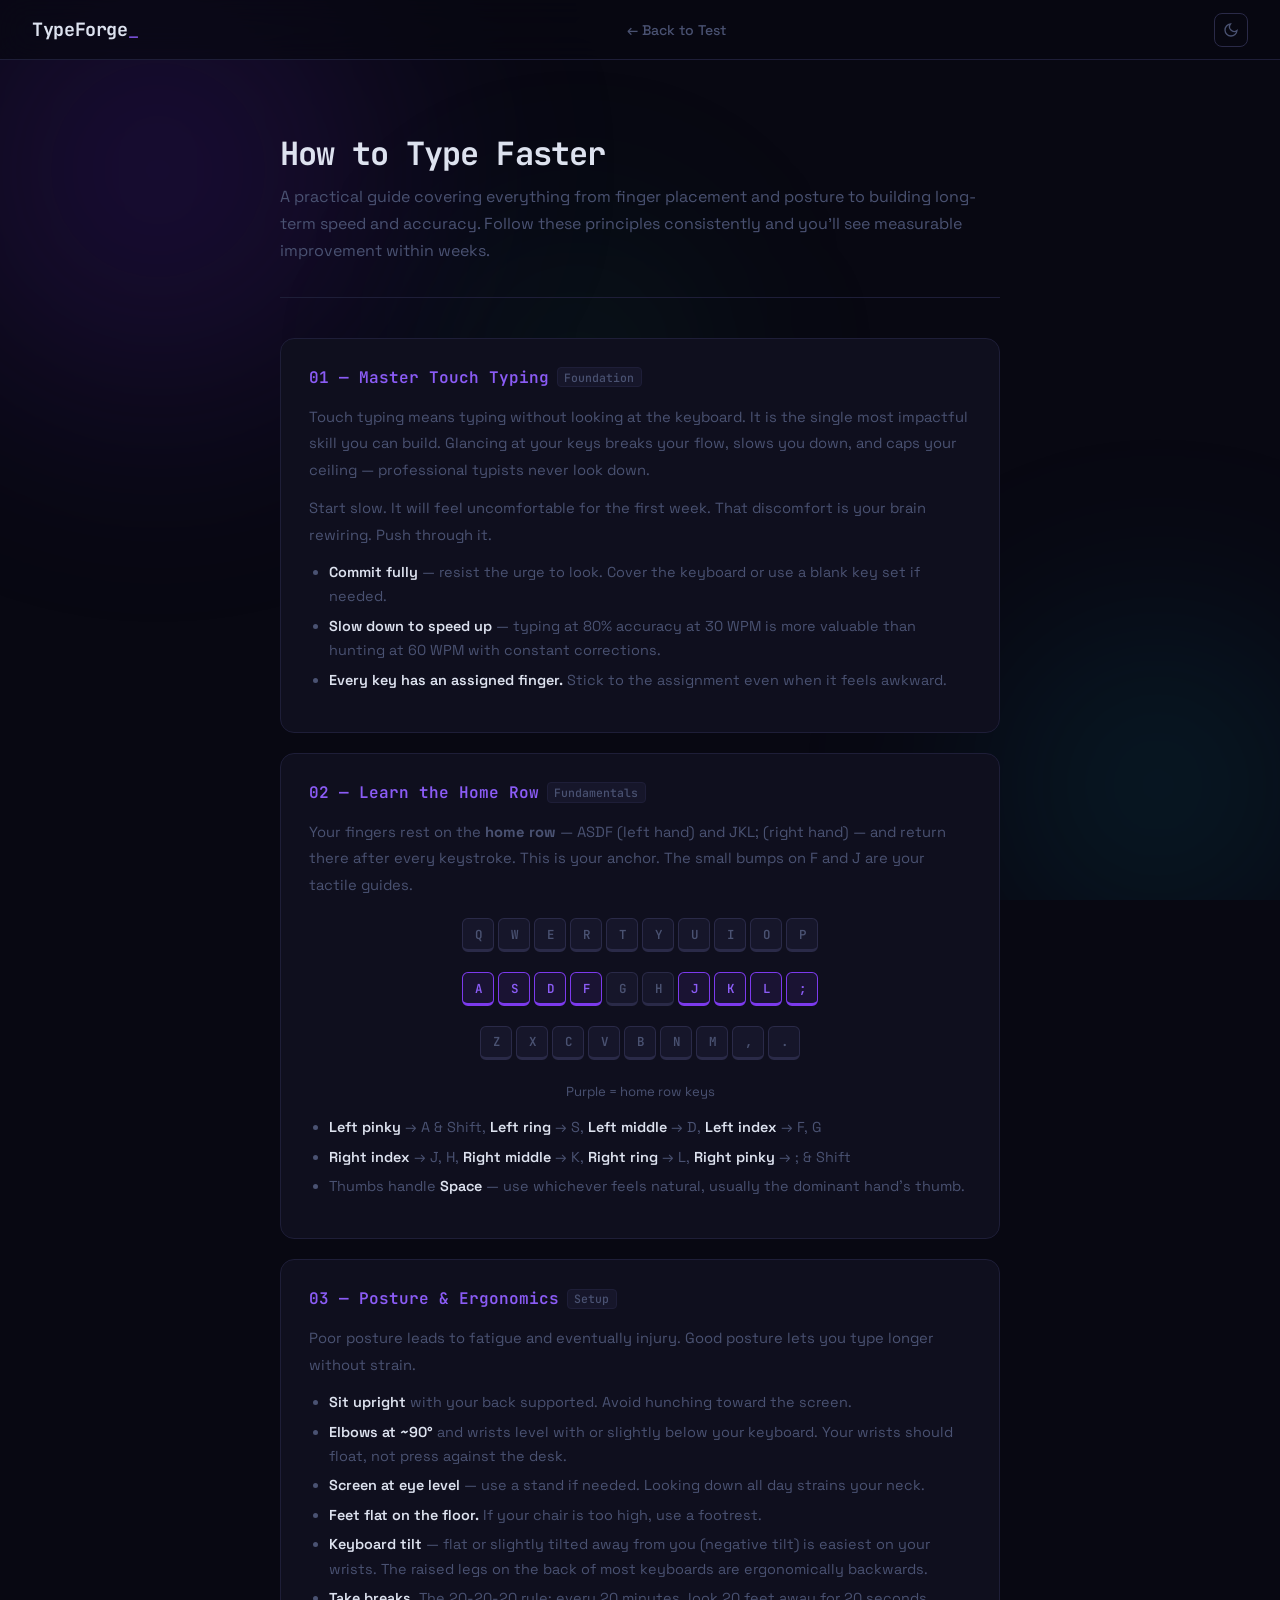
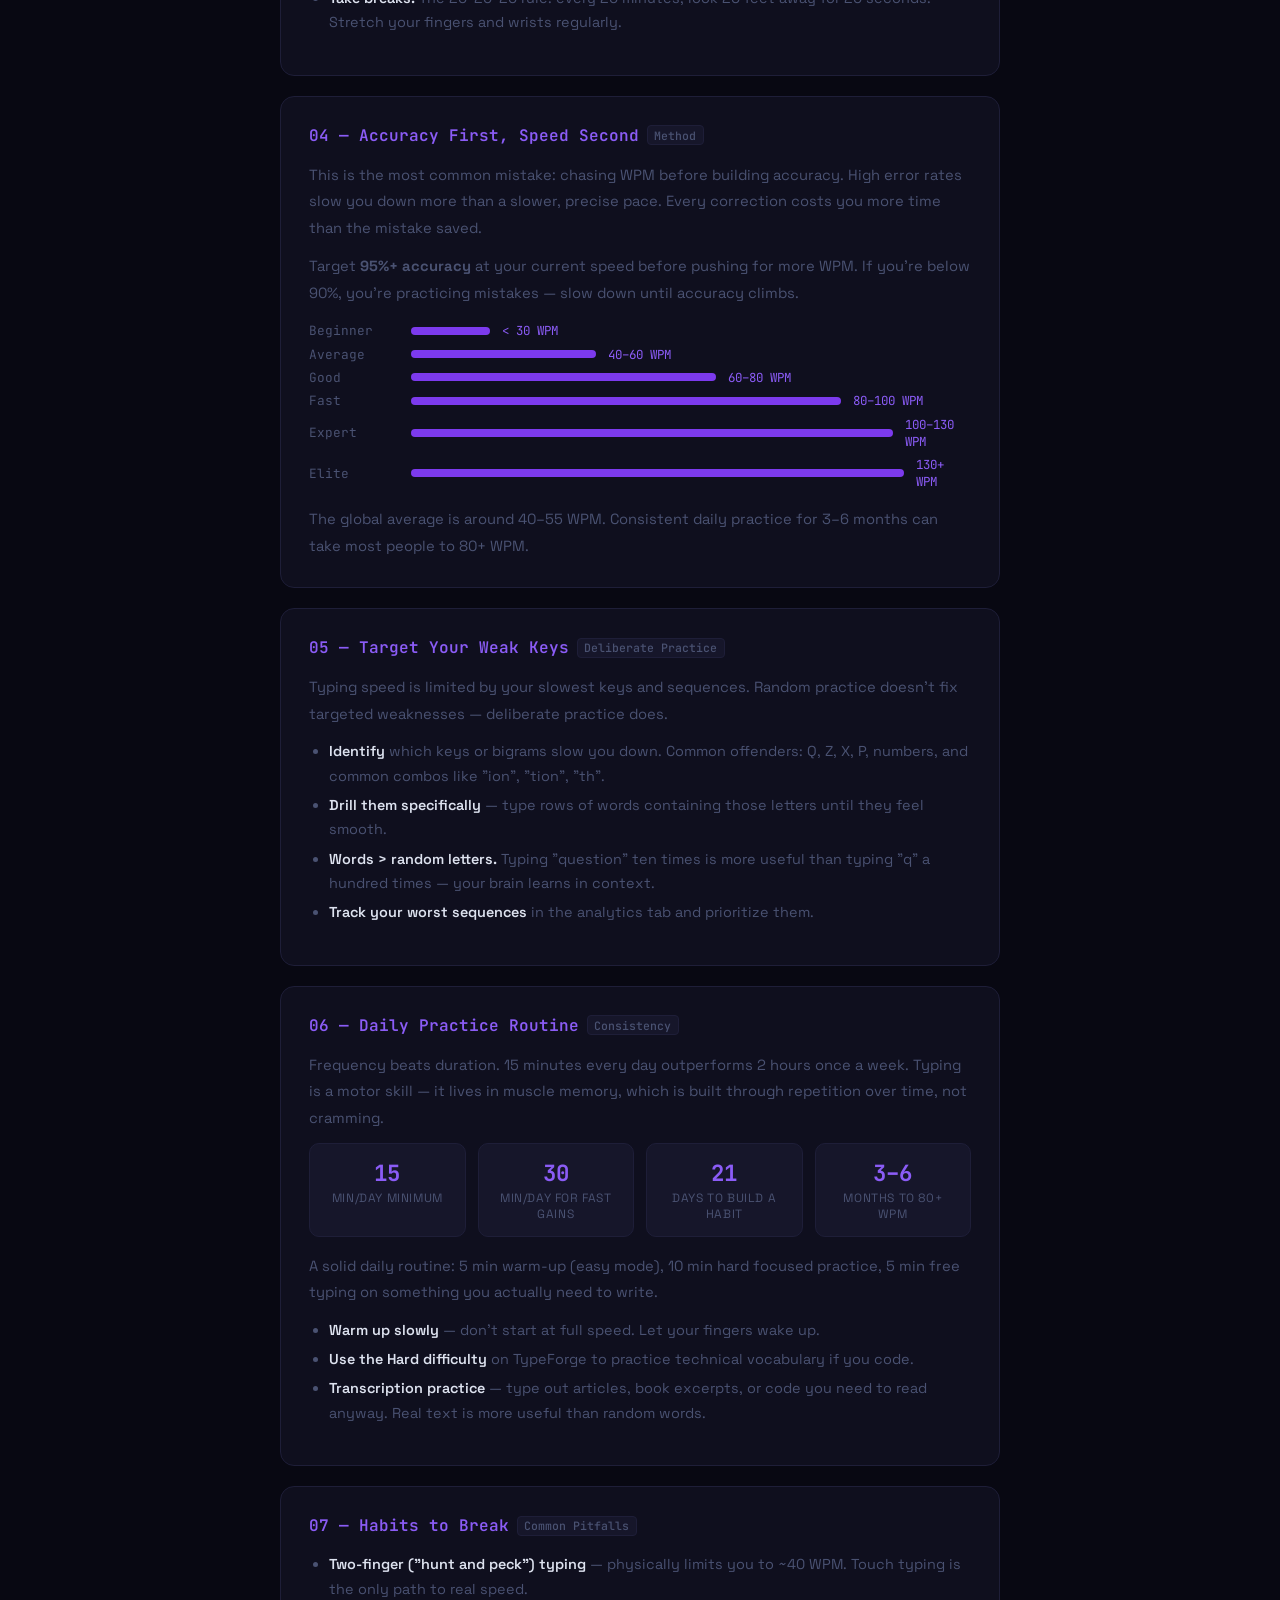
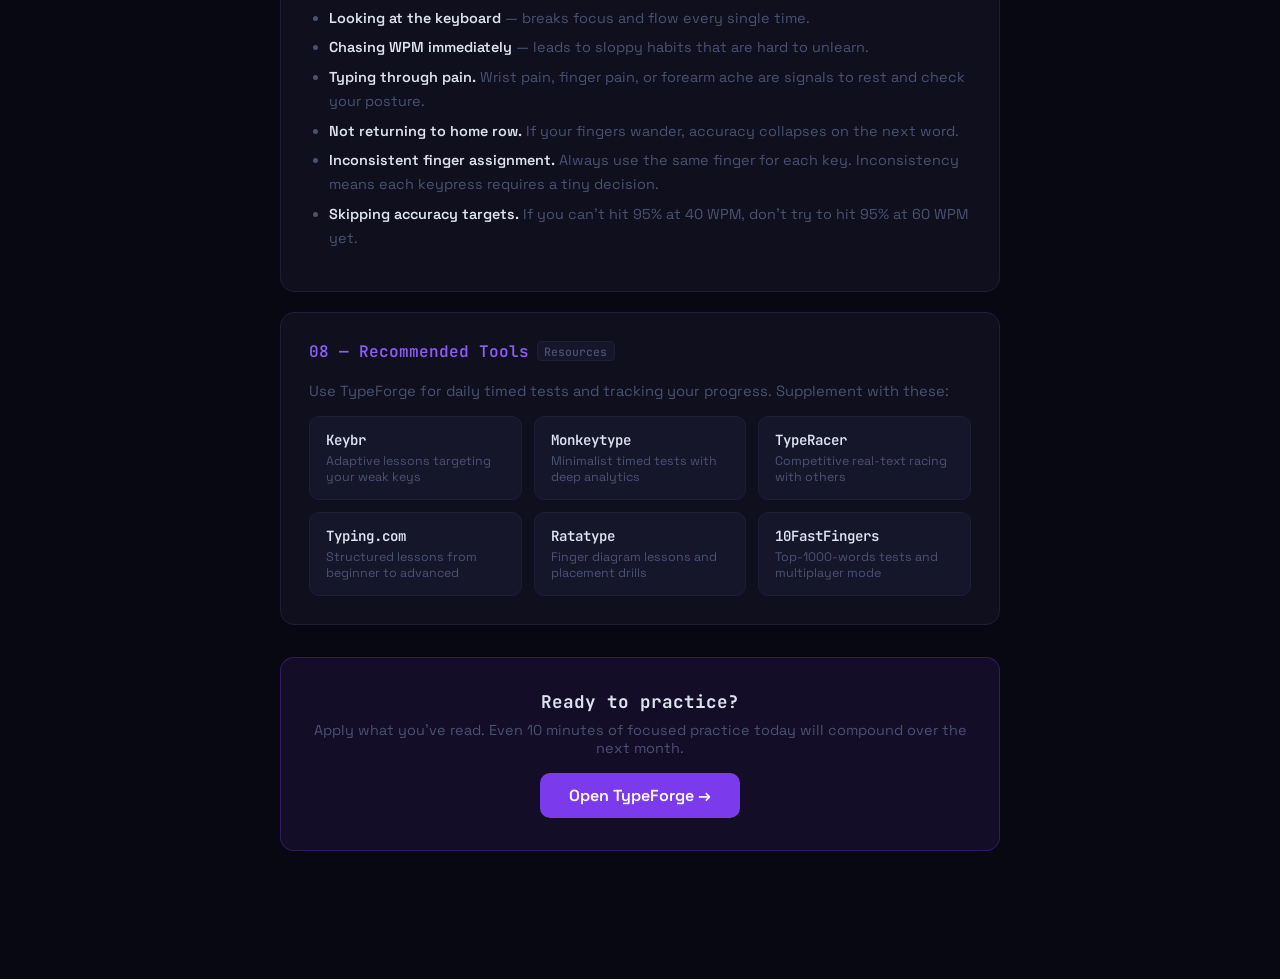
<file: improve.html>
<!DOCTYPE html>
<html lang="en" data-theme="dark">
<head>
  <meta charset="UTF-8">
  <meta name="viewport" content="width=device-width, initial-scale=1.0">
  <title>How to Improve Your Typing — TypeForge</title>
  <link rel="preconnect" href="https://fonts.googleapis.com">
  <link rel="preconnect" href="https://fonts.gstatic.com" crossorigin>
  <link href="https://fonts.googleapis.com/css2?family=JetBrains+Mono:wght@300;400;500;600;700&family=Space+Grotesk:wght@300;400;500;600;700&display=swap" rel="stylesheet">
  <link rel="stylesheet" href="css/style.css">
  <style>
    .improve-wrap {
      max-width: 720px;
      margin: 0 auto;
      padding-bottom: 4rem;
    }
    .improve-hero {
      padding: 2.5rem 0 2rem;
      border-bottom: 1px solid var(--border);
      margin-bottom: 2.5rem;
    }
    .improve-hero h1 {
      font-family: 'JetBrains Mono', monospace;
      font-size: 2rem;
      font-weight: 700;
      color: var(--text);
      letter-spacing: -0.03em;
      margin-bottom: 0.5rem;
    }
    .improve-hero p {
      color: var(--text-dim);
      font-size: 1rem;
      line-height: 1.7;
    }
    .back-link {
      display: inline-flex;
      align-items: center;
      gap: 0.4rem;
      font-family: 'JetBrains Mono', monospace;
      font-size: 0.82rem;
      color: var(--primary-s);
      text-decoration: none;
      margin-bottom: 1.5rem;
      padding: 0.3rem 0.75rem;
      border-radius: 6px;
      border: 1px solid color-mix(in srgb, var(--primary) 30%, transparent);
      background: color-mix(in srgb, var(--primary) 10%, transparent);
      transition: background 0.2s;
    }
    .back-link:hover { background: color-mix(in srgb, var(--primary) 18%, transparent); }
    .tip-section {
      background: var(--surface);
      border: 1px solid var(--border);
      border-radius: 14px;
      padding: 1.75rem;
      margin-bottom: 1.25rem;
      transition: border-color 0.2s;
    }
    .tip-section:hover { border-color: var(--border-2); }
    .tip-section h2 {
      font-family: 'JetBrains Mono', monospace;
      font-size: 1rem;
      font-weight: 600;
      color: var(--primary-s);
      margin-bottom: 1rem;
      display: flex;
      align-items: center;
      gap: 0.5rem;
    }
    .tip-section h2 .tag {
      font-size: 0.72rem;
      font-weight: 500;
      color: var(--text-dim);
      background: var(--surface-2);
      border: 1px solid var(--border);
      padding: 0.1rem 0.4rem;
      border-radius: 4px;
    }
    .tip-section p {
      color: var(--text-dim);
      font-size: 0.92rem;
      line-height: 1.8;
      margin-bottom: 0.75rem;
    }
    .tip-section p:last-child { margin-bottom: 0; }
    .tip-section ul {
      margin: 0.5rem 0 0.75rem 1.25rem;
      padding: 0;
    }
    .tip-section li {
      color: var(--text-dim);
      font-size: 0.9rem;
      line-height: 1.7;
      margin-bottom: 0.3rem;
    }
    .tip-section li strong { color: var(--text); font-weight: 600; }
    .keyboard-row {
      display: flex;
      justify-content: center;
      gap: 0.25rem;
      margin: 1.25rem 0;
      flex-wrap: wrap;
    }
    .key {
      font-family: 'JetBrains Mono', monospace;
      font-size: 0.78rem;
      font-weight: 600;
      padding: 0.4rem 0.6rem;
      background: var(--surface-2);
      border: 1px solid var(--border-2);
      border-bottom: 3px solid var(--border-2);
      border-radius: 6px;
      color: var(--text-dim);
      min-width: 2rem;
      text-align: center;
    }
    .key.home { color: var(--primary-s); border-color: var(--primary); background: color-mix(in srgb, var(--primary) 10%, transparent); }
    .resource-grid {
      display: grid;
      grid-template-columns: repeat(auto-fit, minmax(160px, 1fr));
      gap: 0.75rem;
      margin-top: 0.75rem;
    }
    .resource-card {
      display: block;
      text-decoration: none;
      background: var(--surface-2);
      border: 1px solid var(--border);
      border-radius: 10px;
      padding: 0.9rem 1rem;
      transition: border-color 0.2s, transform 0.15s;
    }
    .resource-card:hover { border-color: var(--primary); transform: translateY(-2px); }
    .resource-card .rc-name {
      font-family: 'JetBrains Mono', monospace;
      font-size: 0.88rem;
      font-weight: 600;
      color: var(--text);
      margin-bottom: 0.2rem;
    }
    .resource-card .rc-desc {
      font-size: 0.78rem;
      color: var(--text-dim);
    }
    .wpm-bar-wrap { margin: 1rem 0; }
    .wpm-bar { display: flex; align-items: center; gap: 0.75rem; margin-bottom: 0.4rem; }
    .wpm-bar-label { font-family: 'JetBrains Mono', monospace; font-size: 0.8rem; color: var(--text-dim); width: 90px; flex-shrink: 0; }
    .wpm-bar-fill { height: 8px; border-radius: 4px; background: var(--primary); transition: width 0.3s; }
    .wpm-bar-val { font-family: 'JetBrains Mono', monospace; font-size: 0.78rem; color: var(--primary-s); min-width: 55px; }
    .daily-grid { display: grid; grid-template-columns: repeat(auto-fit, minmax(140px, 1fr)); gap: 0.75rem; margin-top: 0.75rem; }
    .daily-card { background: var(--surface-2); border: 1px solid var(--border); border-radius: 10px; padding: 0.85rem; text-align: center; }
    .daily-card .dc-val { font-family: 'JetBrains Mono', monospace; font-size: 1.4rem; font-weight: 700; color: var(--primary-s); }
    .daily-card .dc-lab { font-size: 0.75rem; color: var(--text-dim); text-transform: uppercase; letter-spacing: 0.05em; margin-top: 0.15rem; }
    .cta-box {
      background: color-mix(in srgb, var(--primary) 10%, transparent);
      border: 1px solid color-mix(in srgb, var(--primary) 30%, transparent);
      border-radius: 14px;
      padding: 2rem;
      text-align: center;
      margin-top: 2rem;
    }
    .cta-box h3 { font-family: 'JetBrains Mono', monospace; font-size: 1.1rem; color: var(--text); margin-bottom: 0.5rem; }
    .cta-box p { color: var(--text-dim); font-size: 0.9rem; margin-bottom: 1rem; }
  </style>
</head>
<body>
  <div class="bg-orbs" aria-hidden="true">
    <div class="orb orb-1"></div>
    <div class="orb orb-2"></div>
    <div class="orb orb-3"></div>
  </div>

  <header>
    <div class="logo">
      <span class="logo-text">TypeForge</span><span class="logo-cursor" aria-hidden="true">_</span>
    </div>
    <a href="index.html" class="btn-ghost" style="font-size:0.88rem;text-decoration:none">← Back to Test</a>
    <button class="icon-btn" id="themeToggle" title="Toggle theme" aria-label="Toggle theme">
      <svg class="icon-moon" viewBox="0 0 24 24" fill="none" stroke="currentColor" stroke-width="2"><path d="M21 12.79A9 9 0 1 1 11.21 3 7 7 0 0 0 21 12.79z"/></svg>
      <svg class="icon-sun" viewBox="0 0 24 24" fill="none" stroke="currentColor" stroke-width="2"><circle cx="12" cy="12" r="5"/><line x1="12" y1="1" x2="12" y2="3"/><line x1="12" y1="21" x2="12" y2="23"/><line x1="4.22" y1="4.22" x2="5.64" y2="5.64"/><line x1="18.36" y1="18.36" x2="19.78" y2="19.78"/><line x1="1" y1="12" x2="3" y2="12"/><line x1="21" y1="12" x2="23" y2="12"/><line x1="4.22" y1="19.78" x2="5.64" y2="18.36"/><line x1="18.36" y1="5.64" x2="19.78" y2="4.22"/></svg>
    </button>
  </header>

  <main>
    <div class="improve-wrap">

      <div class="improve-hero">
        <h1>How to Type Faster</h1>
        <p>A practical guide covering everything from finger placement and posture to building long-term speed and accuracy. Follow these principles consistently and you'll see measurable improvement within weeks.</p>
      </div>

      <!-- 1. Touch Typing -->
      <div class="tip-section">
        <h2>01 — Master Touch Typing <span class="tag">Foundation</span></h2>
        <p>Touch typing means typing without looking at the keyboard. It is the single most impactful skill you can build. Glancing at your keys breaks your flow, slows you down, and caps your ceiling — professional typists never look down.</p>
        <p>Start slow. It will feel uncomfortable for the first week. That discomfort is your brain rewiring. Push through it.</p>
        <ul>
          <li><strong>Commit fully</strong> — resist the urge to look. Cover the keyboard or use a blank key set if needed.</li>
          <li><strong>Slow down to speed up</strong> — typing at 80% accuracy at 30 WPM is more valuable than hunting at 60 WPM with constant corrections.</li>
          <li><strong>Every key has an assigned finger.</strong> Stick to the assignment even when it feels awkward.</li>
        </ul>
      </div>

      <!-- 2. Home Row -->
      <div class="tip-section">
        <h2>02 — Learn the Home Row <span class="tag">Fundamentals</span></h2>
        <p>Your fingers rest on the <strong>home row</strong> — ASDF (left hand) and JKL; (right hand) — and return there after every keystroke. This is your anchor. The small bumps on F and J are your tactile guides.</p>
        <div class="keyboard-row">
          <div class="key">Q</div><div class="key">W</div><div class="key">E</div><div class="key">R</div><div class="key">T</div><div class="key">Y</div><div class="key">U</div><div class="key">I</div><div class="key">O</div><div class="key">P</div>
        </div>
        <div class="keyboard-row">
          <div class="key home">A</div><div class="key home">S</div><div class="key home">D</div><div class="key home">F</div><div class="key">G</div><div class="key">H</div><div class="key home">J</div><div class="key home">K</div><div class="key home">L</div><div class="key home">;</div>
        </div>
        <div class="keyboard-row">
          <div class="key">Z</div><div class="key">X</div><div class="key">C</div><div class="key">V</div><div class="key">B</div><div class="key">N</div><div class="key">M</div><div class="key">,</div><div class="key">.</div>
        </div>
        <p style="text-align:center;font-size:0.82rem;margin-top:0.5rem">Purple = home row keys</p>
        <ul>
          <li><strong>Left pinky</strong> → A &amp; Shift, <strong>Left ring</strong> → S, <strong>Left middle</strong> → D, <strong>Left index</strong> → F, G</li>
          <li><strong>Right index</strong> → J, H, <strong>Right middle</strong> → K, <strong>Right ring</strong> → L, <strong>Right pinky</strong> → ; &amp; Shift</li>
          <li>Thumbs handle <strong>Space</strong> — use whichever feels natural, usually the dominant hand's thumb.</li>
        </ul>
      </div>

      <!-- 3. Posture -->
      <div class="tip-section">
        <h2>03 — Posture &amp; Ergonomics <span class="tag">Setup</span></h2>
        <p>Poor posture leads to fatigue and eventually injury. Good posture lets you type longer without strain.</p>
        <ul>
          <li><strong>Sit upright</strong> with your back supported. Avoid hunching toward the screen.</li>
          <li><strong>Elbows at ~90°</strong> and wrists level with or slightly below your keyboard. Your wrists should float, not press against the desk.</li>
          <li><strong>Screen at eye level</strong> — use a stand if needed. Looking down all day strains your neck.</li>
          <li><strong>Feet flat on the floor.</strong> If your chair is too high, use a footrest.</li>
          <li><strong>Keyboard tilt</strong> — flat or slightly tilted away from you (negative tilt) is easiest on your wrists. The raised legs on the back of most keyboards are ergonomically backwards.</li>
          <li><strong>Take breaks.</strong> The 20-20-20 rule: every 20 minutes, look 20 feet away for 20 seconds. Stretch your fingers and wrists regularly.</li>
        </ul>
      </div>

      <!-- 4. Speed vs Accuracy -->
      <div class="tip-section">
        <h2>04 — Accuracy First, Speed Second <span class="tag">Method</span></h2>
        <p>This is the most common mistake: chasing WPM before building accuracy. High error rates slow you down more than a slower, precise pace. Every correction costs you more time than the mistake saved.</p>
        <p>Target <strong>95%+ accuracy</strong> at your current speed before pushing for more WPM. If you're below 90%, you're practicing mistakes — slow down until accuracy climbs.</p>
        <div class="wpm-bar-wrap">
          <div class="wpm-bar"><span class="wpm-bar-label">Beginner</span><div class="wpm-bar-fill" style="width:12%"></div><span class="wpm-bar-val">&lt; 30 WPM</span></div>
          <div class="wpm-bar"><span class="wpm-bar-label">Average</span><div class="wpm-bar-fill" style="width:28%"></div><span class="wpm-bar-val">40–60 WPM</span></div>
          <div class="wpm-bar"><span class="wpm-bar-label">Good</span><div class="wpm-bar-fill" style="width:46%"></div><span class="wpm-bar-val">60–80 WPM</span></div>
          <div class="wpm-bar"><span class="wpm-bar-label">Fast</span><div class="wpm-bar-fill" style="width:65%"></div><span class="wpm-bar-val">80–100 WPM</span></div>
          <div class="wpm-bar"><span class="wpm-bar-label">Expert</span><div class="wpm-bar-fill" style="width:85%"></div><span class="wpm-bar-val">100–130 WPM</span></div>
          <div class="wpm-bar"><span class="wpm-bar-label">Elite</span><div class="wpm-bar-fill" style="width:100%"></div><span class="wpm-bar-val">130+ WPM</span></div>
        </div>
        <p>The global average is around 40–55 WPM. Consistent daily practice for 3–6 months can take most people to 80+ WPM.</p>
      </div>

      <!-- 5. Problem Keys -->
      <div class="tip-section">
        <h2>05 — Target Your Weak Keys <span class="tag">Deliberate Practice</span></h2>
        <p>Typing speed is limited by your slowest keys and sequences. Random practice doesn't fix targeted weaknesses — deliberate practice does.</p>
        <ul>
          <li><strong>Identify</strong> which keys or bigrams slow you down. Common offenders: Q, Z, X, P, numbers, and common combos like "ion", "tion", "th".</li>
          <li><strong>Drill them specifically</strong> — type rows of words containing those letters until they feel smooth.</li>
          <li><strong>Words &gt; random letters.</strong> Typing "question" ten times is more useful than typing "q" a hundred times — your brain learns in context.</li>
          <li><strong>Track your worst sequences</strong> in the analytics tab and prioritize them.</li>
        </ul>
      </div>

      <!-- 6. Practice Routine -->
      <div class="tip-section">
        <h2>06 — Daily Practice Routine <span class="tag">Consistency</span></h2>
        <p>Frequency beats duration. 15 minutes every day outperforms 2 hours once a week. Typing is a motor skill — it lives in muscle memory, which is built through repetition over time, not cramming.</p>
        <div class="daily-grid">
          <div class="daily-card"><div class="dc-val">15</div><div class="dc-lab">min/day minimum</div></div>
          <div class="daily-card"><div class="dc-val">30</div><div class="dc-lab">min/day for fast gains</div></div>
          <div class="daily-card"><div class="dc-val">21</div><div class="dc-lab">days to build a habit</div></div>
          <div class="daily-card"><div class="dc-val">3–6</div><div class="dc-lab">months to 80+ WPM</div></div>
        </div>
        <p style="margin-top:1rem">A solid daily routine: 5 min warm-up (easy mode), 10 min hard focused practice, 5 min free typing on something you actually need to write.</p>
        <ul>
          <li><strong>Warm up slowly</strong> — don't start at full speed. Let your fingers wake up.</li>
          <li><strong>Use the Hard difficulty</strong> on TypeForge to practice technical vocabulary if you code.</li>
          <li><strong>Transcription practice</strong> — type out articles, book excerpts, or code you need to read anyway. Real text is more useful than random words.</li>
        </ul>
      </div>

      <!-- 7. Common Mistakes -->
      <div class="tip-section">
        <h2>07 — Habits to Break <span class="tag">Common Pitfalls</span></h2>
        <ul>
          <li><strong>Two-finger ("hunt and peck") typing</strong> — physically limits you to ~40 WPM. Touch typing is the only path to real speed.</li>
          <li><strong>Looking at the keyboard</strong> — breaks focus and flow every single time.</li>
          <li><strong>Chasing WPM immediately</strong> — leads to sloppy habits that are hard to unlearn.</li>
          <li><strong>Typing through pain.</strong> Wrist pain, finger pain, or forearm ache are signals to rest and check your posture.</li>
          <li><strong>Not returning to home row.</strong> If your fingers wander, accuracy collapses on the next word.</li>
          <li><strong>Inconsistent finger assignment.</strong> Always use the same finger for each key. Inconsistency means each keypress requires a tiny decision.</li>
          <li><strong>Skipping accuracy targets.</strong> If you can't hit 95% at 40 WPM, don't try to hit 95% at 60 WPM yet.</li>
        </ul>
      </div>

      <!-- 8. Resources -->
      <div class="tip-section">
        <h2>08 — Recommended Tools <span class="tag">Resources</span></h2>
        <p>Use TypeForge for daily timed tests and tracking your progress. Supplement with these:</p>
        <div class="resource-grid">
          <a class="resource-card" href="https://www.keybr.com" target="_blank" rel="noopener">
            <div class="rc-name">Keybr</div>
            <div class="rc-desc">Adaptive lessons targeting your weak keys</div>
          </a>
          <a class="resource-card" href="https://monkeytype.com" target="_blank" rel="noopener">
            <div class="rc-name">Monkeytype</div>
            <div class="rc-desc">Minimalist timed tests with deep analytics</div>
          </a>
          <a class="resource-card" href="https://www.typeracer.com" target="_blank" rel="noopener">
            <div class="rc-name">TypeRacer</div>
            <div class="rc-desc">Competitive real-text racing with others</div>
          </a>
          <a class="resource-card" href="https://www.typing.com" target="_blank" rel="noopener">
            <div class="rc-name">Typing.com</div>
            <div class="rc-desc">Structured lessons from beginner to advanced</div>
          </a>
          <a class="resource-card" href="https://www.ratatype.com" target="_blank" rel="noopener">
            <div class="rc-name">Ratatype</div>
            <div class="rc-desc">Finger diagram lessons and placement drills</div>
          </a>
          <a class="resource-card" href="https://10fastfingers.com" target="_blank" rel="noopener">
            <div class="rc-name">10FastFingers</div>
            <div class="rc-desc">Top-1000-words tests and multiplayer mode</div>
          </a>
        </div>
      </div>

      <!-- CTA -->
      <div class="cta-box">
        <h3>Ready to practice?</h3>
        <p>Apply what you've read. Even 10 minutes of focused practice today will compound over the next month.</p>
        <a href="index.html" class="btn-primary btn-lg" style="display:inline-block;text-decoration:none">Open TypeForge →</a>
      </div>

    </div>
  </main>

  <script>
    // Lightweight theme toggle for this standalone page
    (function() {
      const saved = localStorage.getItem('tf_theme') || 'dark';
      document.documentElement.dataset.theme = saved;
      document.getElementById('themeToggle').addEventListener('click', function() {
        const next = document.documentElement.dataset.theme === 'dark' ? 'light' : 'dark';
        document.documentElement.dataset.theme = next;
        localStorage.setItem('tf_theme', next);
      });
    })();
  </script>
</body>
</html>
</file>
<file: css/style.css>
/* ============================================================
   TYPEFORGE — STYLE SHEET
   ============================================================ */

/* --- Reset & Base --- */
*, *::before, *::after { box-sizing: border-box; margin: 0; padding: 0; }
html { font-size: 16px; scroll-behavior: smooth; }

body {
  font-family: 'Space Grotesk', system-ui, sans-serif;
  background: var(--bg);
  color: var(--text);
  min-height: 100vh;
  transition: background 0.3s ease, color 0.3s ease;
  overflow-x: hidden;
}

/* --- CSS Variables --- */
:root[data-theme="dark"] {
  --bg:          #080812;
  --surface:     #0f0f1e;
  --surface-2:   #16162a;
  --border:      #1e1e38;
  --border-2:    #2a2a48;
  --text:        #dde2ef;
  --text-dim:    #4a5272;
  --text-muted:  #2a2e48;
  --primary:     #7c3aed;
  --primary-s:   #8b5cf6;
  --primary-glow:rgba(139, 92, 246, 0.35);
  --secondary:   #06b6d4;
  --accent:      #10b981;
  --correct:     #10b981;
  --correct-dim: rgba(16, 185, 129, 0.18);
  --wrong:       #f87171;
  --wrong-dim:   rgba(248, 113, 113, 0.18);
  --cursor:      #a78bfa;
  --orb1:        rgba(109, 40, 217, 0.22);
  --orb2:        rgba(6, 182, 212, 0.14);
  --orb3:        rgba(16, 185, 129, 0.10);
  --shadow:      0 4px 32px rgba(0,0,0,0.5);
  --card-shadow: 0 8px 40px rgba(0,0,0,0.6);
}

:root[data-theme="light"] {
  --bg:          #f0f2f8;
  --surface:     #ffffff;
  --surface-2:   #f8f9fc;
  --border:      #e2e5f0;
  --border-2:    #ced2e6;
  --text:        #1a1d2e;
  --text-dim:    #8891b8;
  --text-muted:  #c8cce0;
  --primary:     #7c3aed;
  --primary-s:   #6d28d9;
  --primary-glow:rgba(124, 58, 237, 0.2);
  --secondary:   #0891b2;
  --accent:      #059669;
  --correct:     #059669;
  --correct-dim: rgba(5, 150, 105, 0.12);
  --wrong:       #dc2626;
  --wrong-dim:   rgba(220, 38, 38, 0.1);
  --cursor:      #7c3aed;
  --orb1:        rgba(124, 58, 237, 0.07);
  --orb2:        rgba(8, 145, 178, 0.05);
  --orb3:        rgba(5, 150, 105, 0.04);
  --shadow:      0 2px 16px rgba(0,0,0,0.1);
  --card-shadow: 0 4px 32px rgba(0,0,0,0.12);
}

/* --- Scrollbar --- */
::-webkit-scrollbar { width: 6px; height: 6px; }
::-webkit-scrollbar-track { background: transparent; }
::-webkit-scrollbar-thumb { background: var(--border-2); border-radius: 3px; }
::-webkit-scrollbar-thumb:hover { background: var(--text-dim); }

/* ============================================================
   BACKGROUND ORBS
   ============================================================ */
.bg-orbs {
  position: fixed;
  inset: 0;
  pointer-events: none;
  z-index: 0;
  overflow: hidden;
}

.orb {
  position: absolute;
  border-radius: 50%;
  filter: blur(90px);
  will-change: transform;
}

.orb-1 {
  width: 700px; height: 700px;
  background: radial-gradient(circle, var(--orb1) 0%, transparent 70%);
  top: -20%; left: -15%;
  animation: float1 24s ease-in-out infinite alternate;
}
.orb-2 {
  width: 500px; height: 500px;
  background: radial-gradient(circle, var(--orb2) 0%, transparent 70%);
  bottom: -15%; right: -10%;
  animation: float2 30s ease-in-out infinite alternate;
}
.orb-3 {
  width: 400px; height: 400px;
  background: radial-gradient(circle, var(--orb3) 0%, transparent 70%);
  top: 40%; left: 45%;
  transform: translate(-50%, -50%);
  animation: float3 20s ease-in-out infinite alternate;
}

@keyframes float1 {
  from { transform: translate(0px, 0px) scale(1); }
  to   { transform: translate(80px, 120px) scale(1.1); }
}
@keyframes float2 {
  from { transform: translate(0px, 0px) scale(1); }
  to   { transform: translate(-60px, -80px) scale(1.15); }
}
@keyframes float3 {
  from { transform: translate(-50%, -50%) scale(1); }
  to   { transform: translate(-40%, -60%) scale(0.9); }
}

/* ============================================================
   LAYOUT
   ============================================================ */
header {
  position: sticky;
  top: 0;
  z-index: 100;
  display: flex;
  align-items: center;
  justify-content: space-between;
  gap: 1rem;
  padding: 0 2rem;
  height: 60px;
  background: rgba(8, 8, 18, 0.7);
  backdrop-filter: blur(16px);
  -webkit-backdrop-filter: blur(16px);
  border-bottom: 1px solid var(--border);
  transition: background 0.3s ease, border-color 0.3s ease;
}

[data-theme="light"] header {
  background: rgba(240, 242, 248, 0.75);
}

main {
  position: relative;
  z-index: 1;
  max-width: 800px;
  margin: 0 auto;
  padding: 2rem 1.5rem 4rem;
  min-height: calc(100vh - 60px);
}

/* ============================================================
   LOGO
   ============================================================ */
.logo {
  display: flex;
  align-items: baseline;
  gap: 0;
  font-family: 'JetBrains Mono', monospace;
  font-size: 1.15rem;
  font-weight: 700;
  color: var(--text);
  letter-spacing: -0.02em;
  white-space: nowrap;
}
.logo-cursor {
  color: var(--primary-s);
  animation: blink 1s step-end infinite;
  font-weight: 400;
}

/* ============================================================
   NAV
   ============================================================ */
.main-nav {
  display: flex;
  gap: 0.25rem;
}

.nav-btn {
  background: none;
  border: none;
  cursor: pointer;
  font-family: 'Space Grotesk', sans-serif;
  font-size: 0.85rem;
  font-weight: 500;
  color: var(--text-dim);
  padding: 0.4rem 0.85rem;
  border-radius: 6px;
  transition: color 0.2s, background 0.2s;
}
.nav-btn:hover { color: var(--text); background: var(--border); }
.nav-btn.active { color: var(--primary-s); background: color-mix(in srgb, var(--primary) 12%, transparent); }

/* ============================================================
   HEADER ACTIONS + ICON BUTTONS
   ============================================================ */
.header-actions {
  display: flex;
  align-items: center;
  gap: 0.4rem;
}

.icon-btn {
  background: none;
  border: 1px solid var(--border-2);
  cursor: pointer;
  color: var(--text-dim);
  width: 34px; height: 34px;
  border-radius: 8px;
  display: flex; align-items: center; justify-content: center;
  transition: color 0.2s, border-color 0.2s, background 0.2s;
  flex-shrink: 0;
}
.icon-btn:hover { color: var(--text); border-color: var(--text-dim); background: var(--border); }
.icon-btn svg { width: 16px; height: 16px; }

/* Keep .theme-toggle working */
.theme-toggle {
  background: none; border: 1px solid var(--border-2); cursor: pointer;
  color: var(--text-dim); width: 34px; height: 34px; border-radius: 8px;
  display: flex; align-items: center; justify-content: center;
  transition: color 0.2s, border-color 0.2s, background 0.2s; flex-shrink: 0;
}
.theme-toggle:hover { color: var(--text); border-color: var(--text-dim); background: var(--border); }
.theme-toggle svg { width: 16px; height: 16px; }

.icon-moon { display: block; }
.icon-sun  { display: none; }
[data-theme="light"] .icon-moon { display: none; }
[data-theme="light"] .icon-sun  { display: block; }

/* ============================================================
   SETTINGS PANEL
   ============================================================ */
.settings-wrap { position: relative; }

.settings-panel {
  display: none;
  position: absolute;
  top: calc(100% + 8px);
  right: 0;
  min-width: 210px;
  background: var(--surface);
  border: 1px solid var(--border-2);
  border-radius: 12px;
  padding: 1rem;
  box-shadow: var(--card-shadow);
  z-index: 200;
  flex-direction: column;
  gap: 0.6rem;
}
.settings-panel.open { display: flex; animation: fadeIn 0.15s ease; }

.sp-label {
  font-family: 'JetBrains Mono', monospace;
  font-size: 0.7rem;
  font-weight: 600;
  color: var(--text-dim);
  text-transform: uppercase;
  letter-spacing: 0.07em;
  display: block;
  margin-bottom: 0.2rem;
}

.sp-vol-row { display: flex; flex-direction: column; gap: 0.3rem; }
#sfxVolume { width: 100%; accent-color: var(--primary-s); cursor: pointer; margin-top: 0.1rem; }

/* ============================================================
   VIEWS
   ============================================================ */
.view { display: none; }
.view.active { display: block; animation: fadeIn 0.3s ease; }

@keyframes fadeIn {
  from { opacity: 0; transform: translateY(10px); }
  to   { opacity: 1; transform: translateY(0); }
}

/* ============================================================
   CONTROLS (duration / difficulty)
   ============================================================ */
.controls {
  display: flex;
  align-items: center;
  justify-content: center;
  flex-wrap: wrap;
  gap: 0.5rem;
  margin-bottom: 2rem;
  transition: opacity 0.3s;
}

.controls.locked { opacity: 0.3; pointer-events: none; }

.control-group {
  display: flex;
  gap: 0.2rem;
  background: var(--surface);
  border: 1px solid var(--border);
  border-radius: 10px;
  padding: 3px;
}

.ctrl-btn {
  font-family: 'JetBrains Mono', monospace;
  font-size: 0.78rem;
  font-weight: 500;
  padding: 0.4rem 0.8rem;
  border: none;
  border-radius: 7px;
  cursor: pointer;
  color: var(--text-dim);
  background: transparent;
  transition: color 0.2s, background 0.2s;
  white-space: nowrap;
}
.ctrl-btn:hover { color: var(--text); background: var(--border); }
.ctrl-btn.active {
  color: var(--text);
  background: var(--primary);
  box-shadow: 0 0 10px var(--primary-glow);
}

.ctrl-sep {
  width: 1px;
  height: 28px;
  background: var(--border);
  align-self: center;
  margin: 0 0.25rem;
}

/* ============================================================
   TIMER
   ============================================================ */
.timer-wrap {
  display: flex;
  justify-content: center;
  margin-bottom: 1.75rem;
}

.timer-ring {
  position: relative;
  width: 90px; height: 90px;
  display: flex; align-items: center; justify-content: center;
}

.timer-svg {
  position: absolute;
  inset: 0;
  transform: rotate(-90deg);
}

.timer-track {
  fill: none;
  stroke: var(--border);
  stroke-width: 4;
}

.timer-prog {
  fill: none;
  stroke: var(--primary-s);
  stroke-width: 4;
  stroke-linecap: round;
  stroke-dasharray: 263.9;
  stroke-dashoffset: 0;
  transition: stroke-dashoffset 1s linear, stroke 0.5s ease;
  filter: drop-shadow(0 0 4px var(--primary-glow));
}

.timer-prog.urgent { stroke: var(--wrong); filter: drop-shadow(0 0 6px rgba(248,113,113,0.5)); }

.timer-num {
  font-family: 'JetBrains Mono', monospace;
  font-size: 1.6rem;
  font-weight: 600;
  color: var(--text);
  line-height: 1;
  transition: color 0.3s;
  z-index: 1;
}
.timer-num.urgent { color: var(--wrong); }

/* ============================================================
   TYPING AREA
   ============================================================ */
.typing-area {
  position: relative;
  background: var(--surface);
  border: 1px solid var(--border);
  border-radius: 14px;
  padding: 1.5rem;
  cursor: text;
  transition: border-color 0.2s, box-shadow 0.2s;
  min-height: 140px;
  outline: none;
}
.typing-area:focus,
.typing-area.focused {
  border-color: var(--primary);
  box-shadow: 0 0 0 3px var(--primary-glow), var(--shadow);
}

.text-display {
  font-family: 'JetBrains Mono', monospace;
  font-size: 1.2rem;
  line-height: 2.2;
  color: var(--text-dim);
  overflow: hidden;
  height: calc(1.2rem * 2.2 * 3);
  position: relative;
  user-select: none;
  word-spacing: 0.1em;
  scroll-behavior: auto;
  overflow-wrap: break-word;
}

.ghost-input {
  position: absolute;
  opacity: 0;
  width: 2px; height: 2px;
  top: 0; left: 0;
  pointer-events: none;
  border: none;
  background: transparent;
  outline: none;
  color: transparent;
  caret-color: transparent;
  resize: none;
  padding: 0;
}

/* --- Characters --- */
.word { display: inline; }
.word-group { display: inline; }
.word-group.has-error {
  text-decoration: underline;
  text-decoration-color: var(--wrong);
  text-underline-offset: 3px;
}
.char {
  display: inline;
  color: var(--text-dim);
  transition: color 0.06s ease;
}
.char.correct { color: var(--correct); }
.char.wrong   { color: var(--wrong); }
.char.extra   { color: var(--wrong); }

/* Cursor — left border before the current char */
.char.cursor {
  border-left: 2px solid var(--cursor);
  margin-left: -1px;
  padding-left: 1px;
  animation: blink 0.9s ease-in-out infinite;
  box-shadow: -2px 0 10px var(--primary-glow);
  border-radius: 1px;
}

@keyframes blink {
  0%, 100% { border-color: var(--cursor); }
  50%       { border-color: transparent; }
}

/* Countdown pulse */
@keyframes countdownPulse {
  0%   { transform: scale(1.5); opacity: 0; }
  30%  { transform: scale(1.1); opacity: 1; }
  80%  { transform: scale(1);   opacity: 1; }
  100% { transform: scale(0.9); opacity: 0.7; }
}
.countdown-pulse {
  animation: countdownPulse 0.65s ease-out forwards;
}

/* Flash animations on keypress */
@keyframes flashCorrect {
  0%   { }
  40%  { color: var(--correct); text-shadow: 0 0 10px var(--correct); }
  100% { }
}
@keyframes flashWrong {
  0%   { }
  40%  { text-shadow: 0 0 8px var(--wrong); }
  100% { }
}
.char.flash-ok  { animation: flashCorrect 0.18s ease-out forwards; }
.char.flash-err { animation: flashWrong   0.18s ease-out; }

/* Start hint */
.start-hint {
  position: absolute;
  inset: 0;
  display: flex;
  align-items: center;
  justify-content: center;
  font-size: 0.85rem;
  color: var(--text-dim);
  gap: 0.4rem;
  pointer-events: none;
  transition: opacity 0.2s;
  background: color-mix(in srgb, var(--surface) 70%, transparent);
  backdrop-filter: blur(2px);
  border-radius: 13px;
}
.start-hint span {
  font-family: 'JetBrains Mono', monospace;
  font-size: 0.78rem;
  color: var(--primary-s);
  background: color-mix(in srgb, var(--primary) 15%, transparent);
  padding: 0.2rem 0.6rem;
  border-radius: 4px;
  border: 1px solid color-mix(in srgb, var(--primary) 30%, transparent);
}
.start-hint.hidden { display: none; }

/* ============================================================
   LIVE STATS
   ============================================================ */
.live-stats {
  display: flex;
  justify-content: center;
  gap: 1.5rem;
  margin-top: 1.25rem;
}

.stat-chip {
  display: flex;
  align-items: baseline;
  gap: 0.5rem;
  background: var(--surface);
  border: 1px solid var(--border);
  border-radius: 8px;
  padding: 0.4rem 1rem;
}
.sc-label {
  font-family: 'JetBrains Mono', monospace;
  font-size: 0.7rem;
  font-weight: 600;
  color: var(--text-dim);
  letter-spacing: 0.08em;
}
.sc-val {
  font-family: 'JetBrains Mono', monospace;
  font-size: 1.1rem;
  font-weight: 600;
  color: var(--text);
  min-width: 2.5rem;
  text-align: right;
}

/* ============================================================
   RESULTS VIEW
   ============================================================ */
.results-card {
  max-width: 560px;
  margin: 0 auto;
  background: var(--surface);
  border: 1px solid var(--border);
  border-radius: 20px;
  padding: 2.5rem 2rem;
  box-shadow: var(--card-shadow);
  display: flex;
  flex-direction: column;
  align-items: center;
  gap: 1.75rem;
  animation: cardIn 0.5s cubic-bezier(0.175, 0.885, 0.32, 1.275);
}

@keyframes cardIn {
  from { opacity: 0; transform: scale(0.9) translateY(20px); }
  to   { opacity: 1; transform: scale(1)   translateY(0);    }
}

/* Mascot */
.mascot-wrap {
  display: flex;
  flex-direction: column;
  align-items: center;
  gap: 0.5rem;
}
.mascot-orb {
  width: 80px; height: 80px;
  border-radius: 50%;
  display: flex; align-items: center; justify-content: center;
  font-size: 2.4rem;
  background: var(--surface-2);
  border: 2px solid var(--border-2);
}
.mascot-line {
  font-size: 0.9rem;
  font-weight: 500;
  color: var(--primary-s);
}

/* Mascot animation classes */
.mascot-orb.slow     { animation: mSlow 2s ease-in-out infinite alternate; }
.mascot-orb.beginner { animation: mBounce 1.4s ease-in-out infinite alternate; }
.mascot-orb.average  { animation: mBounce 1s ease-in-out infinite alternate; }
.mascot-orb.good     { animation: mBounce 0.7s ease-in-out infinite alternate; }
.mascot-orb.great    { animation: mShake 0.4s ease-in-out infinite; }
.mascot-orb.excellent{
  animation: mSpin 1.5s linear infinite;
  border-color: var(--primary-s);
  box-shadow: 0 0 20px var(--primary-glow);
}
.mascot-orb.legendary{
  animation: mLegend 0.6s ease-in-out infinite alternate;
  border-color: var(--secondary);
  box-shadow: 0 0 30px rgba(6,182,212,0.4);
}

@keyframes mSlow   { from { transform: scale(1); } to { transform: scale(1.03); } }
@keyframes mBounce { from { transform: translateY(0); } to { transform: translateY(-6px); } }
@keyframes mShake  { 0%,100%{transform:translateX(0)} 25%{transform:translateX(-4px)} 75%{transform:translateX(4px)} }
@keyframes mSpin   { from { transform: rotate(0deg); } to { transform: rotate(360deg); } }
@keyframes mLegend { from { transform: scale(1) rotate(-2deg); } to { transform: scale(1.08) rotate(2deg); } }

/* Result hero */
.result-hero {
  width: 100%;
  display: flex;
  align-items: center;
  justify-content: center;
  gap: 2.5rem;
  flex-wrap: wrap;
}
.rh-wpm {
  display: flex;
  align-items: baseline;
  gap: 0.4rem;
  flex-shrink: 0;
}
.rh-num {
  font-family: 'JetBrains Mono', monospace;
  font-size: 4rem;
  font-weight: 700;
  color: var(--primary-s);
  line-height: 1;
  text-shadow: 0 0 30px var(--primary-glow);
}
.rh-unit {
  font-family: 'JetBrains Mono', monospace;
  font-size: 1rem;
  font-weight: 500;
  color: var(--text-dim);
  align-self: flex-end;
  padding-bottom: 0.4rem;
}
.rh-details {
  display: grid;
  grid-template-columns: 1fr 1fr;
  gap: 1rem;
}
.rh-stat { display: flex; flex-direction: column; align-items: center; gap: 0.15rem; }
.rhs-val {
  font-family: 'JetBrains Mono', monospace;
  font-size: 1.2rem;
  font-weight: 600;
  color: var(--text);
}
.rhs-lbl {
  font-size: 0.72rem;
  font-weight: 500;
  color: var(--text-dim);
  letter-spacing: 0.05em;
  text-transform: uppercase;
}

/* PB badge */
.pb-badge {
  font-family: 'JetBrains Mono', monospace;
  font-size: 0.82rem;
  font-weight: 600;
  color: var(--accent);
  background: var(--correct-dim);
  border: 1px solid rgba(16, 185, 129, 0.3);
  padding: 0.35rem 1rem;
  border-radius: 20px;
  animation: pbPulse 1.5s ease-in-out infinite alternate;
}
@keyframes pbPulse {
  from { box-shadow: 0 0 0 rgba(16,185,129,0.3); }
  to   { box-shadow: 0 0 16px rgba(16,185,129,0.5); }
}

/* Save row */
.save-row {
  display: flex;
  gap: 0.5rem;
  width: 100%;
}
.name-input {
  flex: 1;
  background: var(--surface-2);
  border: 1px solid var(--border-2);
  border-radius: 8px;
  padding: 0.6rem 1rem;
  font-family: 'Space Grotesk', sans-serif;
  font-size: 0.9rem;
  color: var(--text);
  outline: none;
  transition: border-color 0.2s;
}
.name-input:focus { border-color: var(--primary); }
.name-input::placeholder { color: var(--text-dim); }
.save-note {
  font-size: 0.8rem;
  color: var(--correct);
  text-align: center;
}

/* Buttons */
.btn-primary {
  background: var(--primary);
  color: #fff;
  border: none;
  border-radius: 8px;
  padding: 0.6rem 1.2rem;
  font-family: 'Space Grotesk', sans-serif;
  font-size: 0.9rem;
  font-weight: 600;
  cursor: pointer;
  transition: filter 0.2s, transform 0.1s;
  white-space: nowrap;
}
.btn-primary:hover { filter: brightness(1.15); }
.btn-primary:active { transform: scale(0.97); }

.btn-secondary {
  background: var(--surface-2);
  color: var(--text);
  border: 1px solid var(--border-2);
  border-radius: 8px;
  padding: 0.6rem 1.4rem;
  font-family: 'Space Grotesk', sans-serif;
  font-size: 0.9rem;
  font-weight: 600;
  cursor: pointer;
  transition: background 0.2s, border-color 0.2s;
}
.btn-secondary:hover { background: var(--border); border-color: var(--text-dim); }

.btn-ghost {
  background: none;
  color: var(--text-dim);
  border: none;
  padding: 0.6rem 1rem;
  font-family: 'Space Grotesk', sans-serif;
  font-size: 0.9rem;
  font-weight: 500;
  cursor: pointer;
  transition: color 0.2s;
}
.btn-ghost:hover { color: var(--text); }

.result-actions {
  display: flex;
  gap: 0.75rem;
  align-items: center;
  justify-content: center;
}

/* ============================================================
   ANALYTICS VIEW
   ============================================================ */
.analytics-wrap { max-width: 760px; margin: 0 auto; }

.sec-title {
  font-size: 1.6rem;
  font-weight: 700;
  color: var(--text);
  margin-bottom: 1.5rem;
  letter-spacing: -0.02em;
}
.sub-title {
  font-size: 1.1rem;
  font-weight: 600;
  color: var(--text);
  margin: 2rem 0 1rem;
}

/* Stat cards */
.stat-cards {
  display: grid;
  grid-template-columns: repeat(auto-fit, minmax(140px, 1fr));
  gap: 0.75rem;
  margin-bottom: 2rem;
}
.stat-card {
  background: var(--surface);
  border: 1px solid var(--border);
  border-radius: 12px;
  padding: 1.1rem;
  text-align: center;
  transition: border-color 0.2s, transform 0.2s;
}
.stat-card:hover { border-color: var(--primary); transform: translateY(-2px); }
.sc-big {
  font-family: 'JetBrains Mono', monospace;
  font-size: 1.8rem;
  font-weight: 700;
  color: var(--primary-s);
  line-height: 1.2;
}
.sc-lab {
  font-size: 0.72rem;
  font-weight: 500;
  color: var(--text-dim);
  text-transform: uppercase;
  letter-spacing: 0.06em;
  margin-top: 0.2rem;
}

/* Chart toggles */
.chart-toggles {
  display: flex;
  gap: 0.25rem;
  background: var(--surface);
  border: 1px solid var(--border);
  border-radius: 10px;
  padding: 3px;
  width: fit-content;
  margin-bottom: 1rem;
}
.chart-tog {
  font-family: 'Space Grotesk', sans-serif;
  font-size: 0.82rem;
  font-weight: 500;
  padding: 0.4rem 0.9rem;
  border: none;
  border-radius: 7px;
  cursor: pointer;
  color: var(--text-dim);
  background: transparent;
  transition: color 0.2s, background 0.2s;
}
.chart-tog:hover { color: var(--text); background: var(--border); }
.chart-tog.active { color: var(--text); background: var(--primary); }

/* Chart box */
.chart-box {
  background: var(--surface);
  border: 1px solid var(--border);
  border-radius: 14px;
  padding: 1.5rem;
  position: relative;
  min-height: 260px;
  display: flex;
  align-items: center;
  justify-content: center;
}
.chart-box canvas { max-height: 260px; width: 100% !important; }
.empty-chart {
  font-size: 0.9rem;
  color: var(--text-dim);
  text-align: center;
}

/* Tables */
.table-wrap { overflow-x: auto; border-radius: 12px; border: 1px solid var(--border); }
.data-table {
  width: 100%;
  border-collapse: collapse;
  font-size: 0.85rem;
}
.data-table th {
  font-family: 'JetBrains Mono', monospace;
  font-size: 0.72rem;
  font-weight: 600;
  text-transform: uppercase;
  letter-spacing: 0.07em;
  color: var(--text-dim);
  padding: 0.7rem 1rem;
  background: var(--surface);
  text-align: left;
  border-bottom: 1px solid var(--border);
}
.data-table td {
  padding: 0.65rem 1rem;
  color: var(--text);
  border-bottom: 1px solid var(--border);
  transition: background 0.15s;
}
.data-table tr:last-child td { border-bottom: none; }
.data-table tbody tr:hover td { background: var(--surface-2); }
.data-table td:first-child { font-family: 'JetBrains Mono', monospace; font-weight: 600; color: var(--text-dim); }

/* Difficulty badges */
.badge {
  display: inline-block;
  font-family: 'JetBrains Mono', monospace;
  font-size: 0.72rem;
  font-weight: 600;
  padding: 0.15rem 0.5rem;
  border-radius: 4px;
  letter-spacing: 0.03em;
}
.badge-easy   { background: var(--correct-dim); color: var(--correct); }
.badge-medium { background: rgba(245,158,11,0.15); color: #f59e0b; }
.badge-hard   { background: var(--wrong-dim); color: var(--wrong); }

.empty-state {
  padding: 2rem;
  text-align: center;
  color: var(--text-dim);
  font-size: 0.88rem;
}

/* ============================================================
   LEADERBOARD VIEW
   ============================================================ */
.leaderboard-wrap { max-width: 760px; margin: 0 auto; }

.lb-filters {
  display: flex;
  align-items: center;
  flex-wrap: wrap;
  gap: 0.5rem;
  margin-bottom: 1.5rem;
}

/* Rank decorations */
.rank-1 { color: #fbbf24; }
.rank-2 { color: #94a3b8; }
.rank-3 { color: #c97c3e; }

/* ============================================================
   UTILITIES
   ============================================================ */
.hidden { display: none !important; }

/* ============================================================
   RESPONSIVE
   ============================================================ */
@media (max-width: 640px) {
  main { padding: 1.5rem 1rem 3rem; }
  header { padding: 0 1rem; }
  .main-nav .nav-btn { padding: 0.35rem 0.6rem; font-size: 0.8rem; }
  .rh-num { font-size: 3rem; }
  .rh-details { grid-template-columns: 1fr 1fr; }
  .text-display { font-size: 1rem; height: calc(1rem * 2 * 3); }
  .lb-filters { flex-direction: column; align-items: flex-start; }
  .result-hero { flex-direction: column; align-items: center; }
  .save-row { flex-direction: column; }
}

@media (max-width: 400px) {
  .logo-text { font-size: 1rem; }
}

/* ============================================================
   CTRL-BTN ACTIVE — always white text (light + dark)
   ============================================================ */
.ctrl-btn.active {
  color: #fff !important;
  background: var(--primary);
  box-shadow: 0 0 10px var(--primary-glow);
}

/* ============================================================
   HOME VIEW
   ============================================================ */
.home-wrap {
  max-width: 700px;
  margin: 0 auto;
}

.home-hero {
  text-align: center;
  padding: 3rem 0 2.5rem;
}

.home-logo {
  font-family: 'JetBrains Mono', monospace;
  font-size: 3rem;
  font-weight: 700;
  color: var(--text);
  letter-spacing: -0.03em;
  line-height: 1;
  margin-bottom: 0.75rem;
}

.home-tagline {
  font-size: 1.05rem;
  color: var(--text-dim);
  font-weight: 400;
  margin-bottom: 2rem;
}

.home-hero-actions {
  display: flex;
  align-items: center;
  justify-content: center;
  gap: 1rem;
  flex-wrap: wrap;
}

.btn-lg {
  font-size: 1rem;
  padding: 0.75rem 1.8rem;
  border-radius: 10px;
}

.home-stats {
  display: grid;
  grid-template-columns: repeat(auto-fit, minmax(130px, 1fr));
  gap: 0.75rem;
  margin-bottom: 2rem;
}

.home-recent { margin-bottom: 2rem; }

/* ============================================================
   NO TIME LIMIT — timer ring pulse
   ============================================================ */
.timer-prog.no-limit {
  stroke-dashoffset: 0;
  animation: noLimitPulse 2s ease-in-out infinite alternate !important;
}
@keyframes noLimitPulse {
  from { filter: drop-shadow(0 0 4px var(--primary-glow)); opacity: 0.7; }
  to   { filter: drop-shadow(0 0 14px var(--primary-glow)); opacity: 1; }
}

/* ============================================================
   TEST ACTION BUTTONS (restart / stop)
   ============================================================ */
.test-actions {
  display: flex;
  justify-content: center;
  align-items: center;
  gap: 0.75rem;
  margin-top: 1rem;
}

.btn-sm {
  font-size: 0.82rem;
  padding: 0.35rem 0.85rem;
}

.btn-stop {
  background: var(--wrong-dim);
  color: var(--wrong);
  border: 1px solid rgba(248, 113, 113, 0.3);
  border-radius: 8px;
  padding: 0.35rem 0.9rem;
  font-family: 'Space Grotesk', sans-serif;
  font-size: 0.82rem;
  font-weight: 600;
  cursor: pointer;
  transition: background 0.2s, border-color 0.2s;
}
.btn-stop:hover { background: rgba(248, 113, 113, 0.28); border-color: rgba(248,113,113,0.5); }

/* ============================================================
   RESULTS — resDuration is now "Mode", resElapsed is "Time Taken"
   ============================================================ */

/* ============================================================
   IMPROVE PAGE LINK STYLE
   ============================================================ */
.btn-ghost[href] {
  display: inline-flex;
  align-items: center;
  text-decoration: none;
}
.btn-ghost[href]:hover { color: var(--text); }

/* ============================================================
   RESPONSIVE — new elements
   ============================================================ */
@media (max-width: 640px) {
  .home-logo { font-size: 2rem; }
  .home-hero { padding: 2rem 0 1.5rem; }
  .test-actions { flex-wrap: wrap; }
  .settings-panel { right: -60px; }
}
</file>
